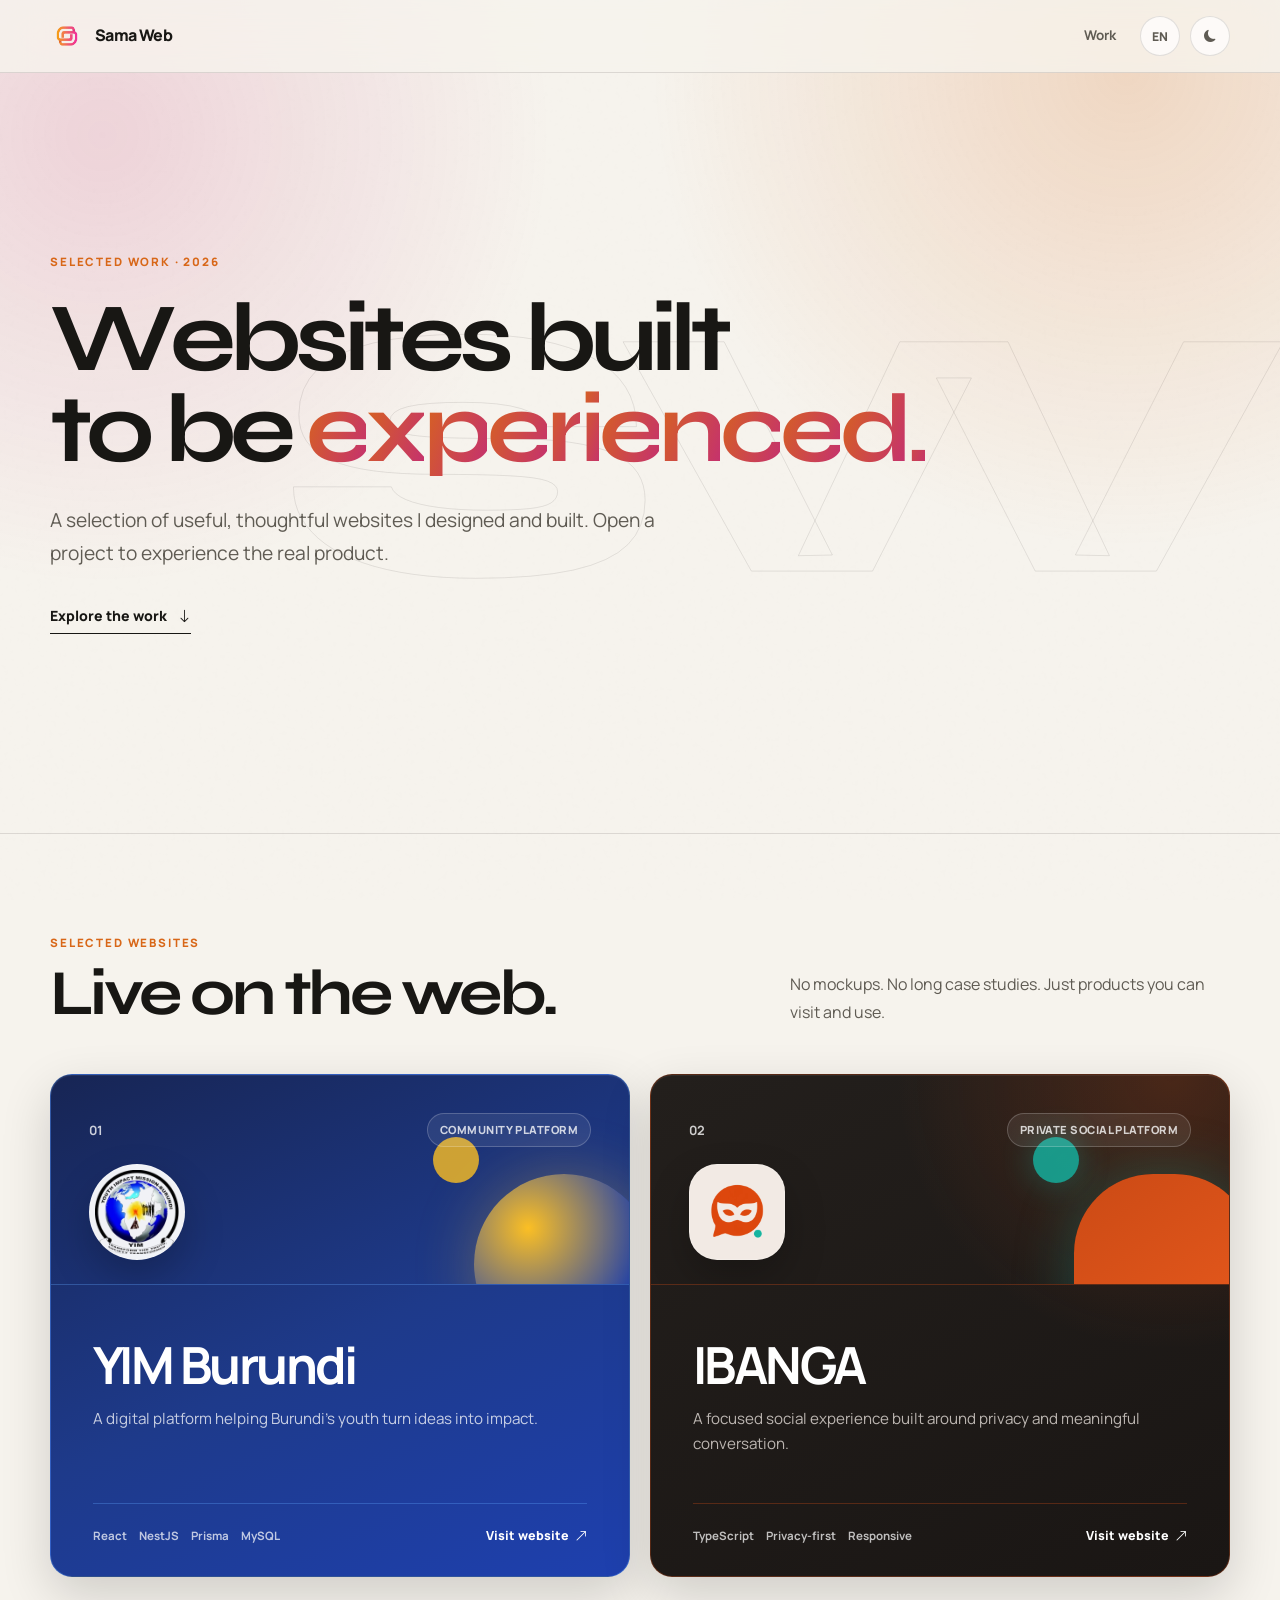
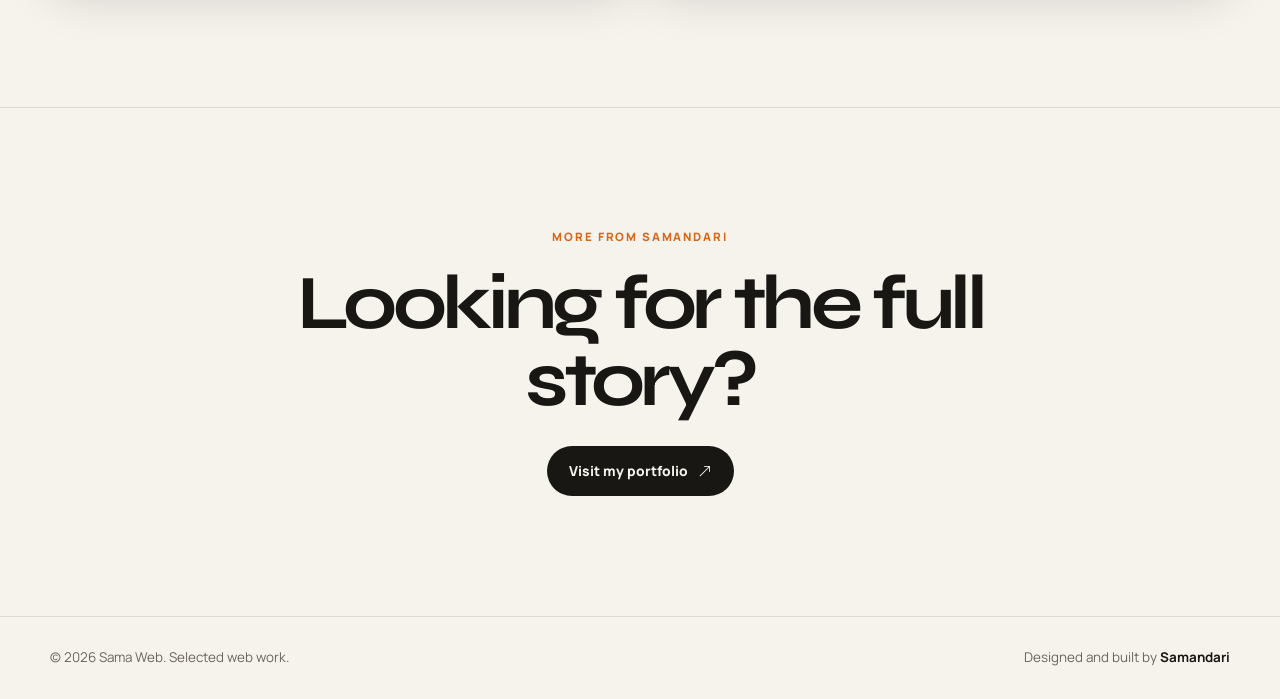
<file: index.html>
<!DOCTYPE html>
<html lang="en" data-theme="light">
<head>
    <style id="sama-gate-boot">html.sama-gate-checking body{visibility:hidden!important}html.sama-gate-blocked body>*:not(#sama-access-gate){display:none!important}</style>
  <script src="assets/js/access-gate.js"></script>
<meta charset="utf-8" />
<script>
    (function () {
      try {
        var theme = localStorage.getItem("webshow-theme");
        document.documentElement.setAttribute("data-theme", theme === "dark" ? "dark" : "light");
      } catch (error) {
        document.documentElement.setAttribute("data-theme", "light");
      }
    })();
  </script>
  <meta name="viewport" content="width=device-width, initial-scale=1.0" />
  <title>Sama Web • Selected websites by Samandari</title>
  <meta name="description" content="Selected websites designed and built by Samandari." />
  <link rel="icon" href="assets/img/favicon.ico" sizes="any" />
  <link rel="apple-touch-icon" href="assets/img/logo.webp" />
  <meta property="og:type" content="website" />
  <meta property="og:title" content="Sama Web • Selected websites" />
  <meta property="og:description" content="Selected websites designed and built by Samandari." />
  <meta property="og:image" content="https://web.samandari.dev/assets/img/og.webp" />
  <meta property="og:url" content="https://web.samandari.dev/" />
  <meta property="og:site_name" content="Sama Web" />
  <meta name="twitter:card" content="summary_large_image" />
  <meta name="twitter:title" content="Sama Web • Selected websites" />
  <meta name="twitter:description" content="Selected websites designed and built by Samandari." />
  <meta name="twitter:image" content="https://web.samandari.dev/assets/img/og.webp" />
  <link rel="canonical" href="https://web.samandari.dev/" />
  <link rel="alternate" hreflang="en" href="https://web.samandari.dev/" />
  <link rel="alternate" hreflang="fr" href="https://web.samandari.dev/?lang=fr" />
  <link rel="alternate" hreflang="x-default" href="https://web.samandari.dev/" />
  <link rel="preconnect" href="https://fonts.googleapis.com" />
  <link rel="preconnect" href="https://fonts.gstatic.com" crossorigin />
  <link rel="preconnect" href="https://cdn.jsdelivr.net" crossorigin />
  <link href="https://fonts.googleapis.com/css2?family=Manrope:wght@400;500;600;700;800&family=Syne:wght@600;700;800&display=swap" rel="stylesheet" />
  <link rel="stylesheet" href="https://cdn.jsdelivr.net/npm/bootstrap-icons@1.11.3/font/bootstrap-icons.min.css" />
  <link rel="stylesheet" href="assets/css/base.css" />
  <link rel="stylesheet" href="assets/css/components.css" />
</head>
<body>
  <div class="body-mesh" aria-hidden="true"></div>
  <a class="skip-link" href="#main" id="skipLink">Skip to content</a>

  <header class="header">
    <div class="container header__inner">
      <a href="/" class="header__logo" aria-label="Sama Web">
        <img src="assets/img/logo.webp" alt="" class="header__logo-img" width="34" height="34" decoding="async" />
        <span id="storeName">Sama Web</span>
      </a>
      <nav class="header__nav" id="settingsNav">
        <a href="#work" class="header__work-link" id="workLink">Work</a>
        <button type="button" class="header__toggle" id="langToggle">EN</button>
        <button type="button" class="header__toggle" id="themeToggle">
          <i class="bi bi-moon-fill" aria-hidden="true"></i>
        </button>
      </nav>
    </div>
  </header>

  <main id="main">
    <section class="hero" aria-labelledby="heroTitle">
      <div class="container hero__inner">
        <p class="eyebrow" id="heroLabel">Selected work · 2026</p>
        <h1 class="hero__title" id="heroTitle">Websites built to be experienced.</h1>
        <p class="hero__subtitle" id="heroSubtitle">A selection of useful, thoughtful websites I designed and built. Open a project to experience the real product.</p>
        <a class="hero__cta" href="#work">
          <span id="exploreLabel">Explore the work</span>
          <i class="bi bi-arrow-down" aria-hidden="true"></i>
        </a>
      </div>
    </section>

    <section class="work" id="work" aria-labelledby="workTitle">
      <div class="container">
        <div class="section-heading">
          <div>
            <p class="eyebrow" id="workLabel">Selected websites</p>
            <h2 id="workTitle">Live on the web.</h2>
          </div>
          <p id="workIntro">No mockups. No long case studies. Just products you can visit and use.</p>
        </div>
        <div class="project-grid" id="projectGrid">
          <noscript>
            <p><a href="https://yimburundi.com">YIM Burundi</a></p>
            <p><a href="https://www.ibanga.samandari.dev">IBANGA</a></p>
          </noscript>
        </div>
      </div>
    </section>

    <section class="contact" aria-labelledby="contactTitle">
      <div class="container contact__inner">
        <p class="eyebrow" id="contactLabel">More from Samandari</p>
        <h2 id="contactTitle">Looking for the full story?</h2>
        <a href="https://www.samandari.dev/" target="_blank" rel="noopener noreferrer" class="contact__link">
          <span id="contactLinkLabel">Visit my portfolio</span>
          <i class="bi bi-arrow-up-right" aria-hidden="true"></i>
        </a>
      </div>
    </section>
  </main>

  <footer class="footer">
    <div class="container footer__inner">
      <p id="footerRights"></p>
      <p><span id="footerBuilt"></span> <a href="https://www.samandari.dev/" target="_blank" rel="noopener noreferrer">Samandari</a></p>
    </div>
  </footer>

  <script type="application/ld+json">
  {
    "@context": "https://schema.org",
    "@type": "CollectionPage",
    "name": "Sama Web",
    "url": "https://web.samandari.dev",
    "description": "Selected websites designed and built by Samandari."
  }
  </script>
  <script src="assets/js/i18n.js"></script>
  <script src="assets/js/theme.js"></script>
  <script src="assets/js/apps.js"></script>
  <script src="assets/js/main.js"></script>
</body>
</html>
</file>
<file: assets/css/base.css>
:root {
  --font-body: "Manrope", system-ui, sans-serif;
  --font-display: "Syne", system-ui, sans-serif;
  --radius: 22px;
  --radius-sm: 12px;
  --radius-pill: 999px;
  --transition: 240ms cubic-bezier(0.22, 1, 0.36, 1);
}

[data-theme="light"] {
  --bg: #f6f3ed;
  --bg-elevated: rgba(255, 255, 255, 0.7);
  --bg-card: rgba(255, 255, 255, 0.68);
  --text: #181714;
  --text-muted: #5f5b53;
  --text-dim: #6b665c;
  --border: rgba(24, 23, 20, 0.12);
  --border-strong: rgba(24, 23, 20, 0.2);
  --accent: #d86718;
  --accent-2: #c42f72;
  --accent-soft: rgba(216, 103, 24, 0.12);
  --header: rgba(246, 243, 237, 0.82);
  --shadow: 0 24px 60px rgba(51, 42, 31, 0.1);
}

[data-theme="dark"] {
  --bg: #12100e;
  --bg-elevated: rgba(35, 31, 27, 0.78);
  --bg-card: rgba(28, 25, 22, 0.78);
  --text: #f4efe6;
  --text-muted: #bdb3a6;
  --text-dim: #877e73;
  --border: rgba(244, 239, 230, 0.1);
  --border-strong: rgba(244, 239, 230, 0.18);
  --accent: #e4a15f;
  --accent-2: #c96f57;
  --accent-soft: rgba(228, 161, 95, 0.13);
  --header: rgba(18, 16, 14, 0.88);
  --shadow: 0 28px 70px rgba(0, 0, 0, 0.42);
}

*,
*::before,
*::after {
  box-sizing: border-box;
  margin: 0;
  padding: 0;
}

html {
  scroll-behavior: smooth;
  -webkit-font-smoothing: antialiased;
}

body {
  min-height: 100vh;
  display: flex;
  flex-direction: column;
  overflow-x: hidden;
  background: var(--bg);
  color: var(--text);
  font-family: var(--font-body);
  line-height: 1.6;
  transition: background var(--transition), color var(--transition);
}

main {
  flex: 1;
}

a {
  color: inherit;
}

button,
a {
  -webkit-tap-highlight-color: transparent;
}

.container {
  width: min(1180px, calc(100% - 40px));
  margin-inline: auto;
}

.visually-hidden {
  position: absolute;
  width: 1px;
  height: 1px;
  padding: 0;
  margin: -1px;
  overflow: hidden;
  clip: rect(0, 0, 0, 0);
  white-space: nowrap;
  border: 0;
}

.skip-link {
  position: fixed;
  top: 12px;
  left: 12px;
  z-index: 1000;
  padding: 10px 16px;
  border-radius: var(--radius-sm);
  background: var(--text);
  color: var(--bg);
  text-decoration: none;
  transform: translateY(-160%);
  transition: transform var(--transition);
}

.skip-link:focus {
  transform: translateY(0);
}

.body-mesh {
  position: fixed;
  inset: 0;
  z-index: 0;
  pointer-events: none;
  background:
    radial-gradient(circle at 8% 15%, color-mix(in srgb, var(--accent-2) 16%, transparent), transparent 32%),
    radial-gradient(circle at 88% 8%, color-mix(in srgb, var(--accent) 20%, transparent), transparent 34%);
}

[data-theme="dark"] .body-mesh {
  background:
    radial-gradient(circle at 8% 12%, rgba(201, 111, 87, 0.08), transparent 34%),
    radial-gradient(circle at 90% 5%, rgba(228, 161, 95, 0.07), transparent 32%),
    linear-gradient(180deg, rgba(255, 255, 255, 0.01), transparent 40%);
}

.body-mesh::after {
  content: "";
  position: absolute;
  inset: 0;
  opacity: 0.35;
  background-image: url("data:image/svg+xml,%3Csvg viewBox='0 0 180 180' xmlns='http://www.w3.org/2000/svg'%3E%3Cfilter id='n'%3E%3CfeTurbulence type='fractalNoise' baseFrequency='.9' numOctaves='3' stitchTiles='stitchTiles'/%3E%3C/filter%3E%3Crect width='100%25' height='100%25' filter='url(%23n)' opacity='.025'/%3E%3C/svg%3E");
}

[data-theme="dark"] .body-mesh::after {
  opacity: 0.18;
}

body > header,
body > main,
body > footer {
  position: relative;
  z-index: 1;
}

.header {
  position: sticky;
  top: 0;
  z-index: 100;
  border-bottom: 1px solid var(--border);
  background: var(--header);
  backdrop-filter: blur(20px) saturate(140%);
  -webkit-backdrop-filter: blur(20px) saturate(140%);
}

.header__inner {
  min-height: 72px;
  display: flex;
  align-items: center;
  justify-content: space-between;
  gap: 24px;
}

.header__logo {
  display: inline-flex;
  align-items: center;
  gap: 11px;
  color: var(--text);
  font-weight: 800;
  letter-spacing: -0.04em;
  text-decoration: none;
}

.header__logo-img {
  width: 34px;
  height: 34px;
  object-fit: contain;
}

.header__nav {
  display: flex;
  align-items: center;
  gap: 10px;
}

.header__work-link {
  display: inline-flex;
  align-items: center;
  gap: 6px;
  min-height: 40px;
  padding: 0 14px;
  color: var(--text-muted);
  font-size: 0.84rem;
  font-weight: 700;
  text-decoration: none;
}

.header__work-link:hover {
  color: var(--text);
}

.header__toggle {
  min-width: 40px;
  height: 40px;
  display: inline-grid;
  place-items: center;
  padding: 0 10px;
  border: 1px solid var(--border);
  border-radius: var(--radius-pill);
  background: var(--bg-elevated);
  color: var(--text-muted);
  font-family: var(--font-body);
  font-size: 0.76rem;
  font-weight: 800;
  cursor: pointer;
  transition: border-color var(--transition), color var(--transition), transform var(--transition);
}

.header__toggle:hover {
  border-color: var(--border-strong);
  color: var(--text);
  transform: translateY(-1px);
}

.footer {
  border-top: 1px solid var(--border);
  padding: 30px 0;
}

.footer__inner {
  display: flex;
  justify-content: space-between;
  gap: 16px;
  color: var(--text-dim);
  font-size: 0.84rem;
}

.footer a {
  color: var(--text);
  font-weight: 700;
  text-decoration: none;
}

/* Theme switch: the circular reveal is driven from theme.js via WAAPI. */
::view-transition-old(root),
::view-transition-new(root) {
  animation: none;
  mix-blend-mode: normal;
}

::selection {
  background: var(--accent-soft);
  color: var(--text);
}

:focus-visible {
  outline: 2px solid var(--accent);
  outline-offset: 3px;
}

@media (max-width: 640px) {
  .container {
    width: min(100% - 28px, 1180px);
  }

  .header__inner {
    min-height: 62px;
  }

  .header__work-link {
    display: none;
  }

  .footer__inner {
    flex-direction: column;
    gap: 4px;
  }
}

@media (prefers-reduced-motion: reduce) {
  *,
  *::before,
  *::after {
    scroll-behavior: auto !important;
    animation-duration: 0.01ms !important;
    animation-delay: 0s !important;
    animation-iteration-count: 1 !important;
    transition-duration: 0.01ms !important;
  }
}
</file>
<file: assets/css/components.css>
.eyebrow {
  color: var(--accent);
  font-size: 0.72rem;
  font-weight: 800;
  letter-spacing: 0.16em;
  text-transform: uppercase;
}

.hero {
  min-height: min(760px, calc(100svh - 72px));
  display: grid;
  align-items: center;
  padding: 90px 0 110px;
}

.hero__inner {
  position: relative;
}

.hero__inner::after {
  content: "SW";
  position: absolute;
  right: -0.05em;
  top: 50%;
  z-index: -1;
  color: transparent;
  font-family: var(--font-display);
  font-size: clamp(10rem, 28vw, 25rem);
  font-weight: 800;
  line-height: 0.7;
  letter-spacing: -0.12em;
  -webkit-text-stroke: 1px var(--border);
  transform: translateY(-45%);
  opacity: 0.75;
  pointer-events: none;
}

.hero__title {
  max-width: 980px;
  margin: 22px 0 28px;
  font-family: var(--font-display);
  font-size: clamp(3.4rem, 7.6vw, 7.2rem);
  font-weight: 700;
  line-height: 0.94;
  letter-spacing: -0.065em;
}

.hero__title-line {
  display: block;
}
.hero-word {
  display: inline-block;
  white-space: nowrap;
}
@media (min-width: 821px) { .hero__title-line { white-space: nowrap; } }
.hero-letter {
  display: inline-block;
  transform-origin: 50% 78%;
}

.hero-letter--accent {
  color: transparent;
  background: linear-gradient(110deg, var(--accent), var(--accent-2));
  background-clip: text;
  -webkit-background-clip: text;
  -webkit-text-fill-color: transparent;
}

.hero-letter--float {
  animation:
    letterIn 700ms cubic-bezier(0.22, 1, 0.36, 1) both,
    letterFloat 5s ease-in-out infinite;
  animation-delay: calc(120ms + var(--letter-index) * 26ms), calc(var(--letter-index) * 35ms);
}

.hero__subtitle {
  max-width: 650px;
  color: var(--text-muted);
  font-size: clamp(1rem, 1.8vw, 1.2rem);
  line-height: 1.75;
}

.hero__cta {
  display: inline-flex;
  align-items: center;
  gap: 10px;
  margin-top: 34px;
  padding-bottom: 5px;
  border-bottom: 1px solid var(--text);
  font-size: 0.88rem;
  font-weight: 800;
  text-decoration: none;
}

.hero__cta i {
  transition: transform var(--transition);
}

.hero__cta:hover i {
  transform: translateY(4px);
}

.hero .eyebrow,
.hero__subtitle,
.hero__cta {
  animation: riseIn 800ms cubic-bezier(0.22, 1, 0.36, 1) both;
}

.hero .eyebrow {
  animation-delay: 60ms;
}

.hero__subtitle {
  animation-delay: 480ms;
}

.hero__cta {
  animation-delay: 620ms;
}

.work {
  padding: 100px 0 130px;
  border-top: 1px solid var(--border);
}

.section-heading {
  display: grid;
  grid-template-columns: 1fr minmax(280px, 440px);
  align-items: end;
  gap: 60px;
  margin-bottom: 48px;
}

.section-heading h2 {
  margin-top: 10px;
  font-family: var(--font-display);
  font-size: clamp(2.3rem, 5vw, 4.5rem);
  line-height: 1;
  letter-spacing: -0.055em;
}

.section-heading > p {
  color: var(--text-muted);
  line-height: 1.75;
}

.project-grid {
  display: grid;
  grid-template-columns: repeat(2, minmax(0, 1fr));
  gap: 20px;
}

/* Scroll-triggered reveal; `is-visible` is added by IntersectionObserver. */
.reveal {
  opacity: 0;
}

.reveal.is-visible {
  opacity: 1;
  animation: riseIn 800ms cubic-bezier(0.22, 1, 0.36, 1) both;
  animation-delay: var(--reveal-delay, 0ms);
}

/* Cursor-tracking spotlight; --mx/--my are set from JS on mousemove. */
.project-card::after {
  content: "";
  position: absolute;
  inset: 0;
  z-index: 3;
  opacity: 0;
  pointer-events: none;
  background: radial-gradient(460px circle at var(--mx, 50%) var(--my, 40%), rgba(255, 255, 255, 0.09), transparent 62%);
  transition: opacity 400ms ease;
}

.project-card:hover::after {
  opacity: 1;
}

/* Align visual, body, and footer rows across the two cards. */
@media (min-width: 821px) {
  @supports (grid-template-rows: subgrid) {
    .project-grid {
      grid-template-rows: auto auto auto;
    }

    .project-grid > .project-card {
      display: grid;
      grid-template-rows: subgrid;
      grid-row: span 3;
    }

    .project-card > .project-card__body {
      margin-top: 0;
    }
  }
}

.project-card {
  --project-primary: var(--accent);
  --project-secondary: var(--accent-2);
  --project-bg: var(--bg-card);
  --project-muted: var(--text-muted);
  --project-border: var(--border);
  position: relative;
  min-height: 520px;
  display: flex;
  flex-direction: column;
  overflow: hidden;
  border: 1px solid var(--project-border);
  border-radius: var(--radius);
  background: var(--project-bg);
  box-shadow: 0 18px 50px rgba(0, 0, 0, 0.16), 0 1px 0 rgba(255, 255, 255, 0.06) inset;
  color: #fff;
  text-decoration: none;
  transition: transform var(--transition), border-color var(--transition), box-shadow var(--transition);
}

.project-card--yimburundi {
  --project-primary: #1e40af;
  --project-secondary: #fbbf24;
  --project-bg: linear-gradient(155deg, #172554 0%, #1e3a8a 52%, #1e40af 100%);
  --project-muted: rgba(255, 255, 255, 0.75);
  --project-border: rgba(96, 165, 250, 0.32);
}

.project-card--ibanga {
  --project-primary: #cb4a15;
  --project-secondary: #14b8a6;
  --project-bg:
    radial-gradient(circle at 90% 0%, rgba(203, 74, 21, 0.24), transparent 38%),
    linear-gradient(155deg, #231f1c 0%, #1a1614 100%);
  --project-muted: rgba(255, 248, 242, 0.7);
  --project-border: rgba(203, 74, 21, 0.34);
}

.project-card:hover {
  border-color: color-mix(in srgb, var(--project-secondary) 55%, var(--project-border));
  box-shadow: var(--shadow);
  transform: translateY(-6px);
}

.project-card__visual {
  position: relative;
  min-height: 210px;
  overflow: hidden;
  padding: clamp(24px, 4vw, 38px);
  border-bottom: 1px solid var(--project-border);
}

.project-card__top {
  position: relative;
  z-index: 2;
  display: flex;
  align-items: center;
  justify-content: space-between;
  gap: 16px;
}

.project-card__logo {
  position: absolute;
  left: clamp(24px, 4vw, 38px);
  bottom: 24px;
  z-index: 2;
  width: 96px;
  height: 96px;
  display: grid;
  place-items: center;
  border: 1px solid rgba(255, 255, 255, 0.16);
  border-radius: 28px;
  background: rgba(255, 255, 255, 0.1);
  box-shadow: 0 18px 40px rgba(0, 0, 0, 0.22);
  backdrop-filter: blur(12px);
  -webkit-backdrop-filter: blur(12px);
  transition: transform var(--transition);
}

.project-card--yimburundi .project-card__logo {
  border-radius: 50%;
  background: rgba(255, 255, 255, 0.94);
}

.project-card--ibanga .project-card__logo {
  background: rgba(255, 248, 242, 0.94);
}

.project-card__logo img {
  width: 84px;
  height: 84px;
  object-fit: contain;
}

.project-card:hover .project-card__logo {
  transform: rotate(-3deg) scale(1.04);
}

.project-card__orb {
  position: absolute;
  z-index: 1;
  border-radius: 50%;
  pointer-events: none;
  transition: transform 600ms cubic-bezier(0.22, 1, 0.36, 1);
}

.project-card__orb--one {
  width: 180px;
  height: 180px;
  right: -25px;
  bottom: -70px;
  background: radial-gradient(circle at 30% 30%, var(--project-secondary), var(--project-primary) 68%);
  box-shadow: 0 0 60px color-mix(in srgb, var(--project-secondary) 28%, transparent);
}

.project-card__orb--two {
  width: 46px;
  height: 46px;
  right: 150px;
  top: 62px;
  background: var(--project-secondary);
  opacity: 0.8;
}

.project-card--ibanga .project-card__orb--one {
  border-radius: 44% 44% 44% 10%;
  background: linear-gradient(145deg, var(--project-primary), #e85a1d);
}

.project-card--ibanga .project-card__orb--two {
  background: var(--project-secondary);
  box-shadow: 0 0 34px rgba(20, 184, 166, 0.45);
}

.project-card:hover .project-card__orb--one {
  transform: translate(-8px, -6px) scale(1.06);
}

.project-card:hover .project-card__orb--two {
  transform: translate(5px, -8px);
}

.project-card__number {
  color: rgba(255, 255, 255, 0.78);
  font-family: inherit;
  font-size: 0.8rem;
  font-weight: 700;
}

.project-card__category {
  padding: 7px 12px;
  border: 1px solid rgba(255, 255, 255, 0.2);
  border-radius: var(--radius-pill);
  background: rgba(255, 255, 255, 0.08);
  color: rgba(255, 255, 255, 0.78);
  font-size: 0.7rem;
  font-weight: 800;
  letter-spacing: 0.04em;
  text-transform: uppercase;
}

.project-card__body {
  margin-top: auto;
  padding: 34px clamp(24px, 4vw, 42px) 26px;
}

.project-card__body h3 {
  margin-bottom: 15px;
  font-family: inherit;
  font-size: clamp(2rem, 4vw, 3.4rem);
  line-height: 1;
  letter-spacing: -0.05em;
}

.project-card__body p {
  max-width: 470px;
  color: var(--project-muted);
  font-size: 0.95rem;
  line-height: 1.7;
}

.project-card__footer {
  display: flex;
  align-items: center;
  justify-content: space-between;
  gap: 16px;
  margin: 0 clamp(24px, 4vw, 42px);
  padding: 22px 0 30px;
  border-top: 1px solid var(--project-border);
}

.project-card__footer ul {
  display: flex;
  flex-wrap: wrap;
  gap: 6px 12px;
  list-style: none;
  color: rgba(255, 255, 255, 0.72);
  font-size: 0.72rem;
  font-weight: 700;
}

.project-card__action {
  display: inline-flex;
  align-items: center;
  gap: 6px;
  flex-shrink: 0;
  font-size: 0.78rem;
  font-weight: 800;
}

.project-card__action i {
  transition: transform var(--transition);
}

.project-card:hover .project-card__action i {
  transform: translate(3px, -3px);
}

.contact {
  padding: 120px 0;
  border-top: 1px solid var(--border);
  text-align: center;
}

.contact h2 {
  max-width: 780px;
  margin: 18px auto 28px;
  font-family: var(--font-display);
  font-size: clamp(2.5rem, 6vw, 5.5rem);
  line-height: 1;
  letter-spacing: -0.06em;
}

.contact__link,
.btn {
  display: inline-flex;
  align-items: center;
  gap: 10px;
  padding: 14px 22px;
  border: 0;
  border-radius: var(--radius-pill);
  background: var(--text);
  color: var(--bg);
  font-size: 0.86rem;
  font-weight: 800;
  text-decoration: none;
  transition: transform var(--transition), box-shadow var(--transition);
}

.contact__link:hover,
.btn:hover {
  box-shadow: var(--shadow);
  transform: translateY(-3px);
}

.nf-page {
  min-height: 100vh;
  display: grid;
  place-items: center;
  padding: 40px 0;
  text-align: center;
}

.nf-page__title {
  font-family: var(--font-display);
  font-size: clamp(2.5rem, 7vw, 5rem);
  letter-spacing: -0.06em;
}

.nf-page__desc {
  margin: 12px 0 28px;
  color: var(--text-muted);
}

@keyframes letterFloat {
  0%,
  100% {
    transform: translateY(0);
  }
  50% {
    transform: translateY(-0.04em);
  }
}

/* Entrance animations use `translate` so they compose with `transform` effects. */
@keyframes letterIn {
  from {
    opacity: 0;
    translate: 0 0.35em;
    filter: blur(8px);
  }
  to {
    opacity: 1;
    translate: 0 0;
    filter: blur(0);
  }
}

@keyframes riseIn {
  from {
    opacity: 0;
    translate: 0 26px;
  }
  to {
    opacity: 1;
    translate: 0 0;
  }
}

@media (max-width: 820px) {
  .hero {
    min-height: auto;
    padding: 100px 0;
  }

  .section-heading {
    grid-template-columns: 1fr;
    gap: 24px;
  }

  .project-grid {
    grid-template-columns: 1fr;
  }

}

@media (max-width: 520px) {
  .hero {
    padding: 80px 0 90px;
  }

  .hero__title {
    font-size: clamp(2.4rem, 12vw, 4rem);
  }

  .hero__inner::after {
    display: none;
  }

  .work {
    padding: 76px 0 90px;
  }

  .project-card__footer {
    align-items: flex-end;
  }

  .project-card__action {
    width: 38px;
    height: 38px;
    display: grid;
    place-items: center;
    border: 1px solid var(--border);
    border-radius: 50%;
    font-size: 0;
  }

  .project-card__action i {
    font-size: 0.9rem;
  }

  .contact {
    padding: 90px 0;
  }
}
</file>
